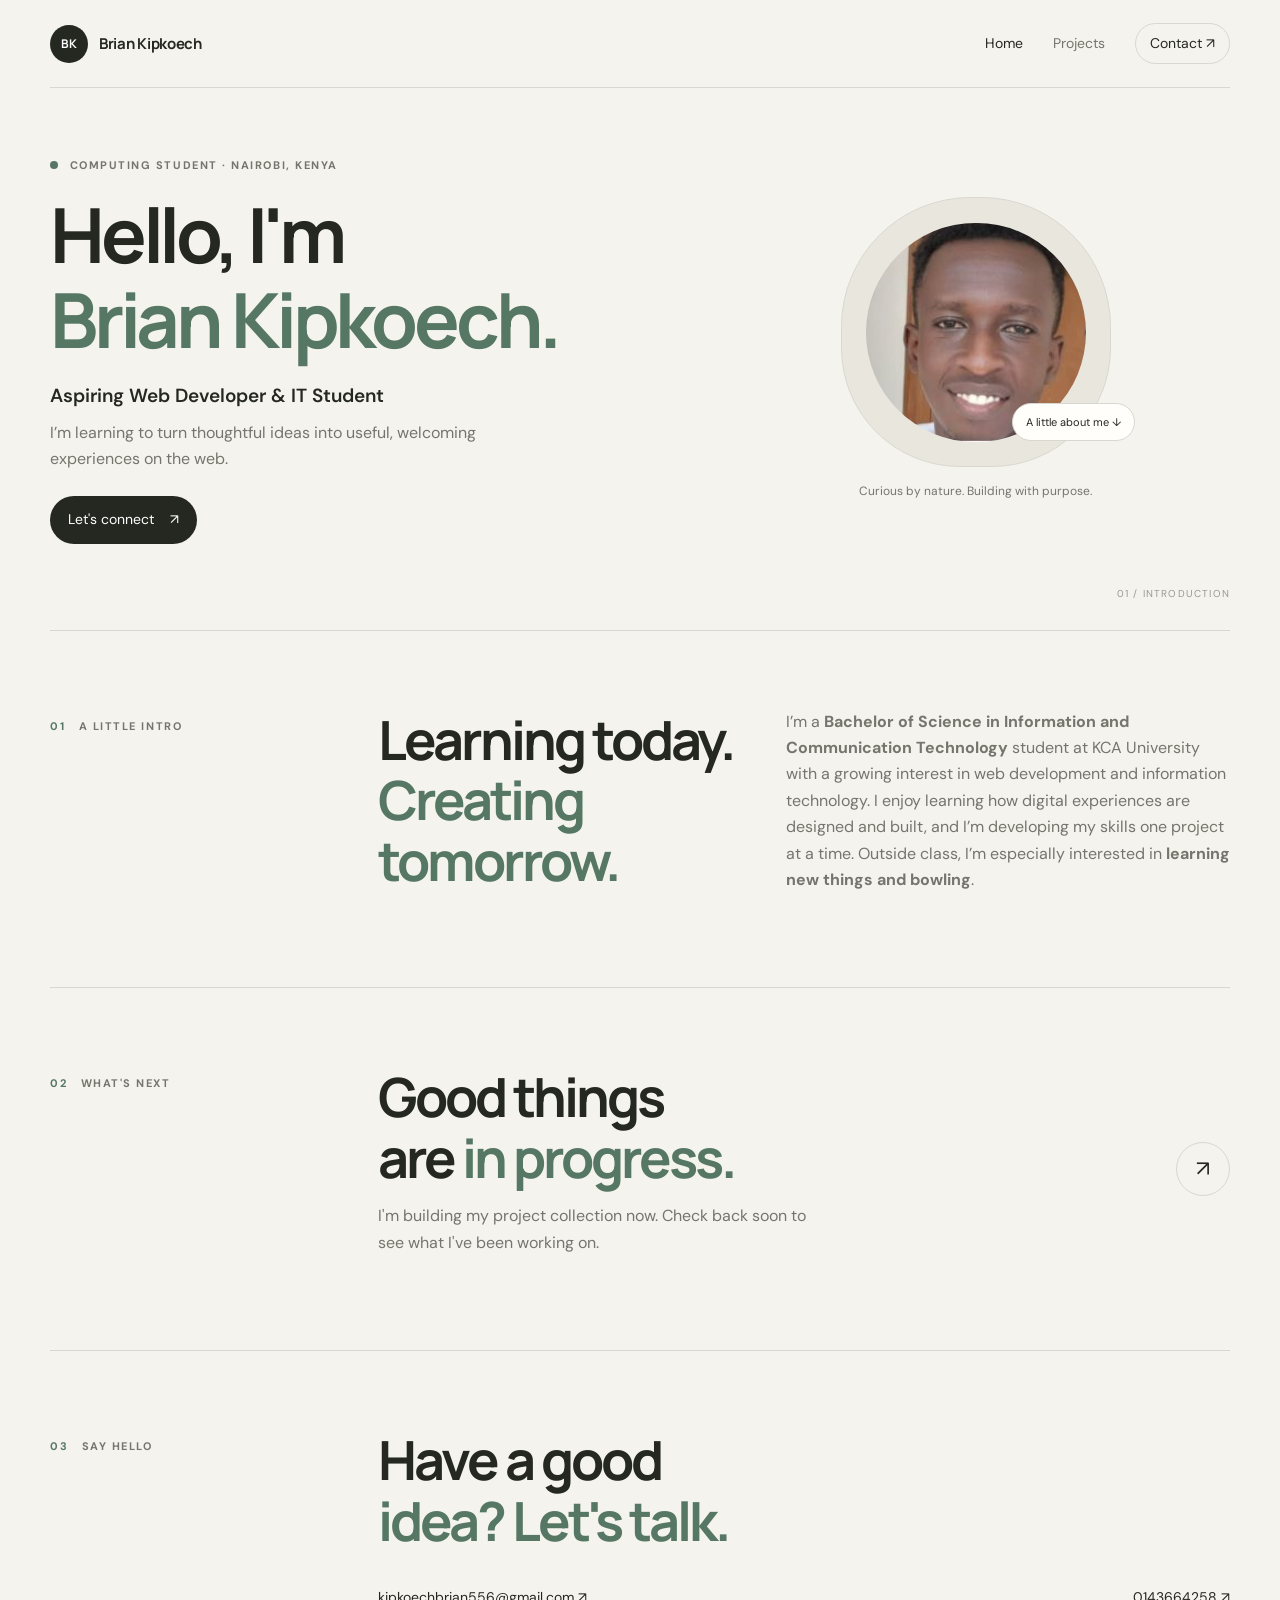
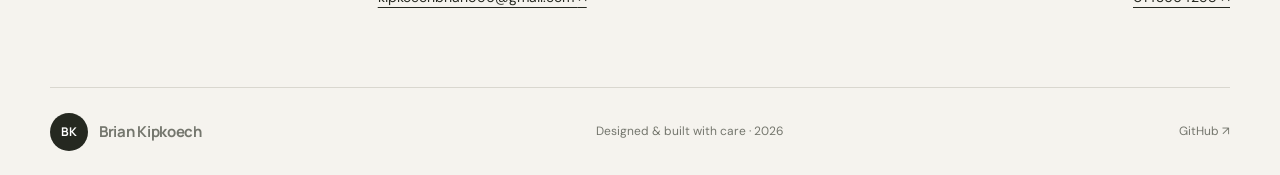
<file: index.html>
<!DOCTYPE html>
<html lang="en">
<head>
  <meta charset="utf-8">
  <meta name="viewport" content="width=device-width, initial-scale=1">
  <meta name="description" content="The personal portfolio of Brian Kipkoech, a computing student and aspiring web developer.">
  <meta name="theme-color" content="#f5f3ee">
  <title>Brian Kipkoech | Web Developer &amp; IT Student</title>
  <link rel="preconnect" href="https://fonts.googleapis.com">
  <link rel="preconnect" href="https://fonts.gstatic.com" crossorigin>
  <link href="https://fonts.googleapis.com/css2?family=DM+Sans:wght@400;500;600;700&family=Manrope:wght@400;500;600;700;800&display=swap" rel="stylesheet">
  <link rel="stylesheet" href="style.css">
</head>
<body>
  <header class="site-header" id="home">
    <a class="brand" href="#home" aria-label="Brian Kipkoech, home"><span class="brand-mark">BK</span><span>Brian Kipkoech</span></a>
    <nav aria-label="Main navigation">
      <a class="nav-link active" href="#home">Home</a>
      <a class="nav-link" href="projects.html">Projects</a>
      <a class="nav-link nav-contact" href="#contact">Contact <span aria-hidden="true">↗</span></a>
    </nav>
  </header>

  <main>
    <section class="hero" aria-labelledby="hero-title">
      <div class="hero-copy">
        <p class="eyebrow"><span class="status-dot"></span> Computing student · Nairobi, Kenya</p>
        <h1 id="hero-title">Hello, I'm<br><span>Brian Kipkoech.</span></h1>
        <p class="hero-intro">Aspiring Web Developer &amp; IT Student</p>
        <p class="hero-description">I’m learning to turn thoughtful ideas into useful, welcoming experiences on the web.</p>
        <a class="button" href="#contact">Let's connect <span aria-hidden="true">↗</span></a>
      </div>
      <figure class="portrait-wrap">
        <div class="portrait-frame">
          <img src="Images/me.jpg" alt="Professional headshot of Brian Kipkoech" width="540" height="640">
          <span class="portrait-note">A little about me <span aria-hidden="true">↓</span></span>
        </div>
        <figcaption class="portrait-caption">Curious by nature. Building with purpose.</figcaption>
      </figure>
      <span class="hero-index" aria-hidden="true">01 / INTRODUCTION</span>
    </section>

    <section class="about section" id="about" aria-labelledby="about-title">
      <div class="section-label"><span>01</span> A LITTLE INTRO</div>
      <div class="about-content">
        <h2 id="about-title">Learning today.<br><span>Creating tomorrow.</span></h2>
        <p>I’m a <strong>Bachelor of Science in Information and Communication Technology</strong> student at KCA University with a growing interest in web development and information technology. I enjoy learning how digital experiences are designed and built, and I’m developing my skills one project at a time. Outside class, I’m especially interested in <strong>learning new things and bowling</strong>.</p>
      </div>
    </section>

    <section class="projects section" id="projects" aria-labelledby="projects-title">
      <div class="section-label"><span>02</span> WHAT'S NEXT</div>
      <div class="projects-content">
        <div><h2 id="projects-title">Good things<br>are <span>in progress.</span></h2><p>I'm building my project collection now. Check back soon to see what I've been working on.</p></div>
        <a class="round-link" href="#contact" aria-label="Get in touch">↗</a>
      </div>
    </section>

    <section class="contact section" id="contact" aria-labelledby="contact-title">
      <div class="section-label"><span>03</span> SAY HELLO</div>
      <div class="contact-content">
        <h2 id="contact-title">Have a good<br><span>idea? Let's talk.</span></h2>
        <a class="email-link" href="mailto:kipkoechbrian556@gmail.com">kipkoechbrian556@gmail.com <span aria-hidden="true">↗</span></a>
        <a class="email-link" href="tel:0143664258">0143664258 <span aria-hidden="true">↗</span></a>
      </div>
    </section>
  </main>

  <footer class="site-footer">
    <a class="brand footer-brand" href="#home"><span class="brand-mark">BK</span><span>Brian Kipkoech</span></a>
    <p>Designed &amp; built with care · 2026</p>
    <div class="social-links">
      <a href="https://github.com/KBRIANKIP" target="_blank" rel="noopener noreferrer">GitHub <span aria-hidden="true">↗</span></a>
    </div>
  </footer>
</body>
</html>
</file>
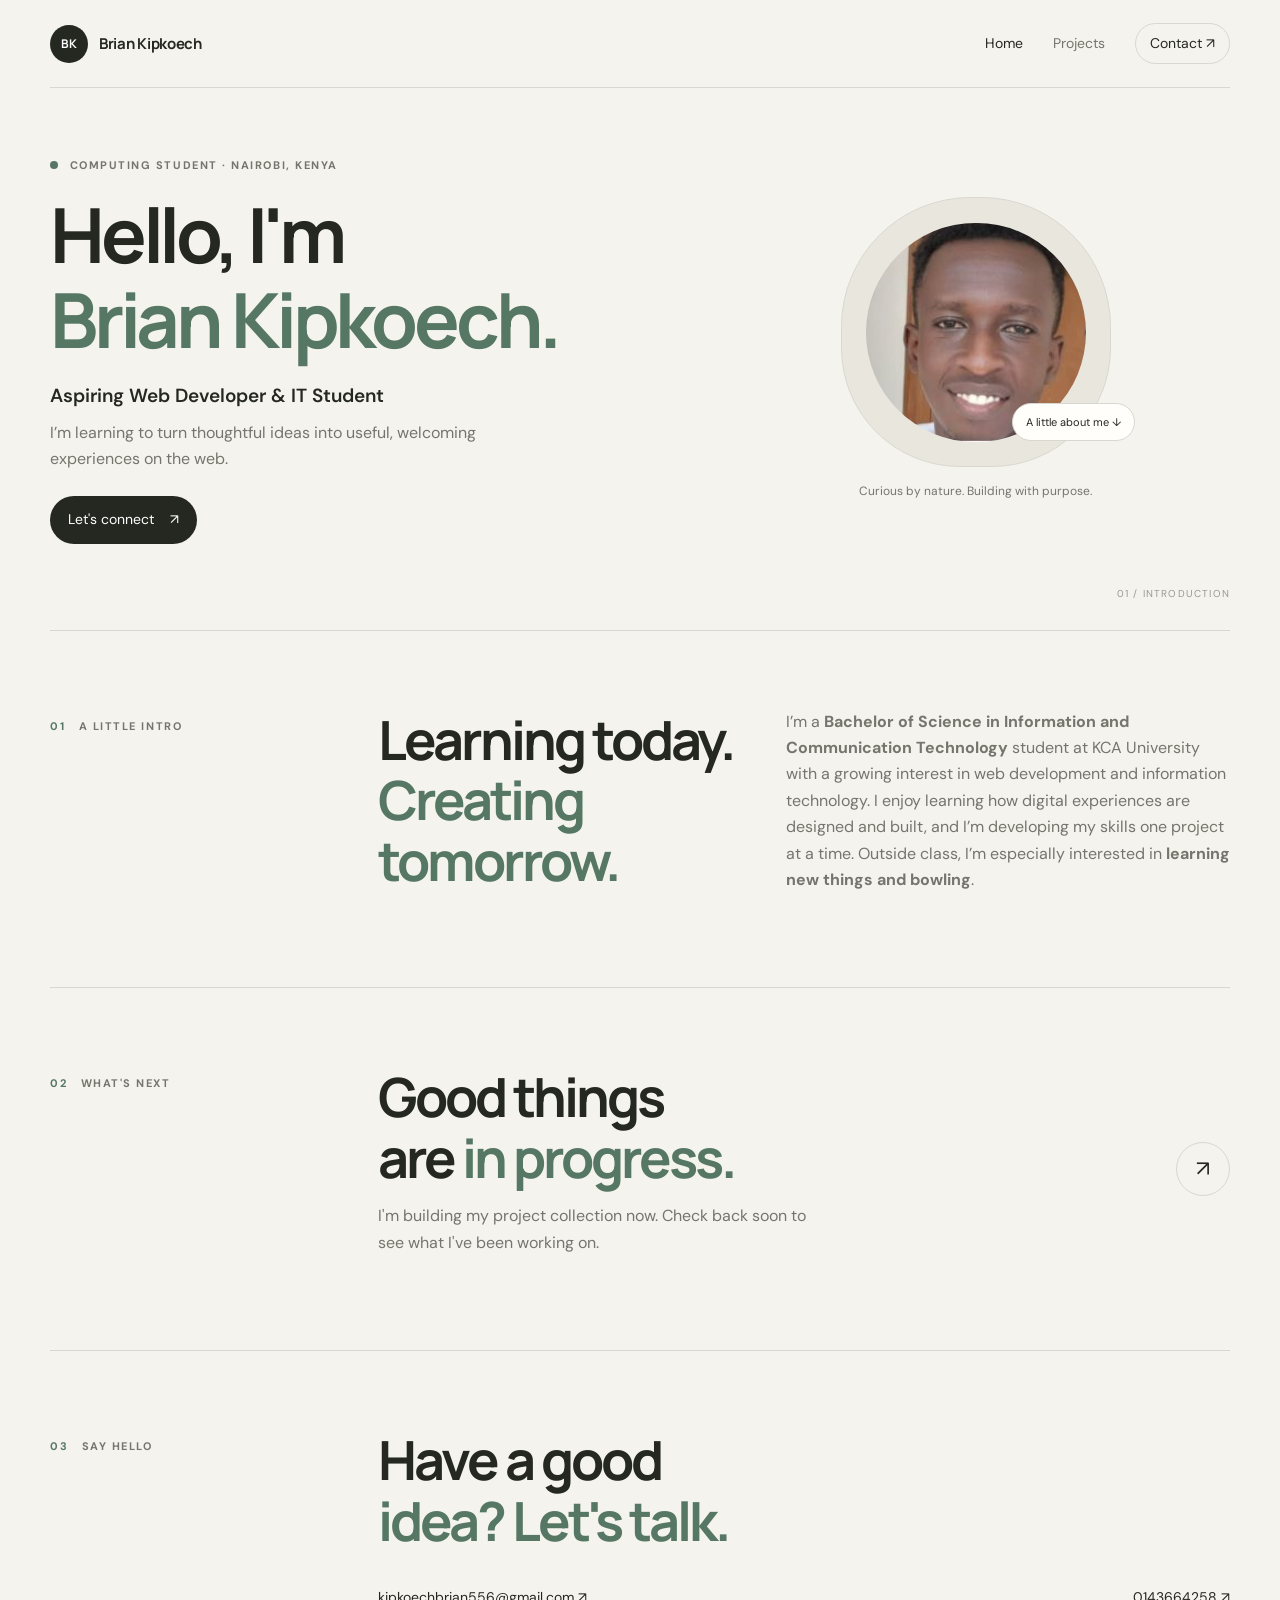
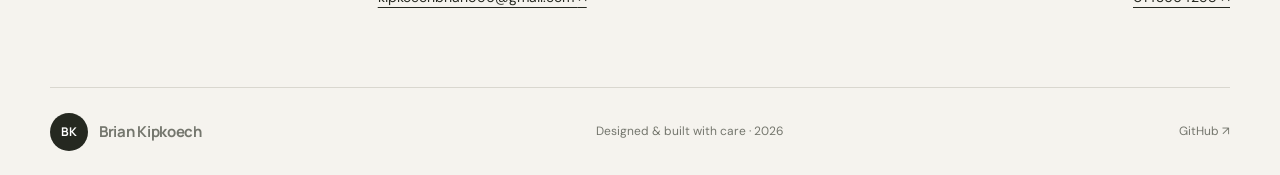
<file: OneDrive/Desktop/Assignment 1/index.html>
<!DOCTYPE html>
<html>
<head>
  <meta charset="utf-8">
  <meta name="viewport" content="width=device-width, initial-scale=1">
  <meta name="description" content="The personal portfolio of Brian Kipkoech, a computing student and aspiring web developer.">
  <meta name="theme-color" content="#f5f3ee">
  <title>Brian Kipkoech | Web Developer &amp; IT Student</title>
  <link rel="preconnect" href="https://fonts.googleapis.com">
  <link rel="preconnect" href="https://fonts.gstatic.com" crossorigin>
  <link href="https://fonts.googleapis.com/css2?family=DM+Sans:wght@400;500;600;700&family=Manrope:wght@400;500;600;700;800&display=swap" rel="stylesheet">
  <link rel="stylesheet" href="style.css">
</head>
<body>
  <header class="site-header" id="home">
    <a class="brand" href="#home" aria-label="Brian Kipkoech, home"><span class="brand-mark">BK</span><span>Brian Kipkoech</span></a>
    <nav aria-label="Main navigation">
      <a class="nav-link active" href="#home">Home</a>
      <a class="nav-link" href="projects.html">Projects</a>
      <a class="nav-link nav-contact" href="#contact">Contact <span aria-hidden="true">↗</span></a>
    </nav>
  </header>

  <main>
    <section class="hero" aria-labelledby="hero-title">
      <div class="hero-copy">
        <p class="eyebrow"><span class="status-dot"></span> Computing student · Nairobi, Kenya</p>
        <h1 id="hero-title">Hello, I'm<br><span>Brian Kipkoech.</span></h1>
        <p class="hero-intro">Aspiring Web Developer &amp; IT Student</p>
        <p class="hero-description">I’m learning to turn thoughtful ideas into useful, welcoming experiences on the web.</p>
        <a class="button" href="#contact">Let's connect <span aria-hidden="true">↗</span></a>
      </div>
      <figure class="portrait-wrap">
        <div class="portrait-frame">
          <img src="Images/me.jpg" alt="Professional headshot of Brian Kipkoech" width="200" height="200">
          <span class="portrait-note">A little about me <span aria-hidden="true">↓</span></span>
        </div>
        <figcaption class="portrait-caption">Curious by nature. Building with purpose.</figcaption>
      </figure>
      <span class="hero-index" aria-hidden="true">01 / INTRODUCTION</span>
    </section>

    <section class="about section" id="about" aria-labelledby="about-title">
      <div class="section-label"><span>01</span> A LITTLE INTRO</div>
      <div class="about-content">
        <h2 id="about-title">Learning today.<br><span>Creating tomorrow.</span></h2>
        <p>I’m a <strong>Bachelor of Science in Information and Communication Technology</strong> student at KCA University with a growing interest in web development and information technology. I enjoy learning how digital experiences are designed and built, and I’m developing my skills one project at a time. Outside class, I’m especially interested in <strong>learning new things and bowling</strong>.</p>
      </div>
    </section>

    <section class="projects section" id="projects" aria-labelledby="projects-title">
      <div class="section-label"><span>02</span> WHAT'S NEXT</div>
      <div class="projects-content">
        <div><h2 id="projects-title">Good things<br>are <span>in progress.</span></h2><p>I'm building my project collection now. Check back soon to see what I've been working on.</p></div>
        <a class="round-link" href="#contact" aria-label="Get in touch">↗</a>
      </div>
    </section>

    <section class="contact section" id="contact" aria-labelledby="contact-title">
      <div class="section-label"><span>03</span> SAY HELLO</div>
      <div class="contact-content">
        <h2 id="contact-title">Have a good<br><span>idea? Let's talk.</span></h2>
        <a class="email-link" href="mailto:kipkoechbrian556@gmail.com">kipkoechbrian556@gmail.com <span aria-hidden="true">↗</span></a>
        <a class="email-link" href="tel:0143664258">0143664258 <span aria-hidden="true">↗</span></a>
      </div>
    </section>
  </main>

  <footer class="site-footer">
    <a class="brand footer-brand" href="#home"><span class="brand-mark">BK</span><span>Brian Kipkoech</span></a>
    <p>Designed &amp; built with care · 2026</p>
    <div class="social-links">
      <a href="https://github.com/KBRIANKIP" target="_blank" rel="noopener noreferrer">GitHub <span aria-hidden="true">↗</span></a>
    </div>
  </footer>
</body>
</html>
</file>
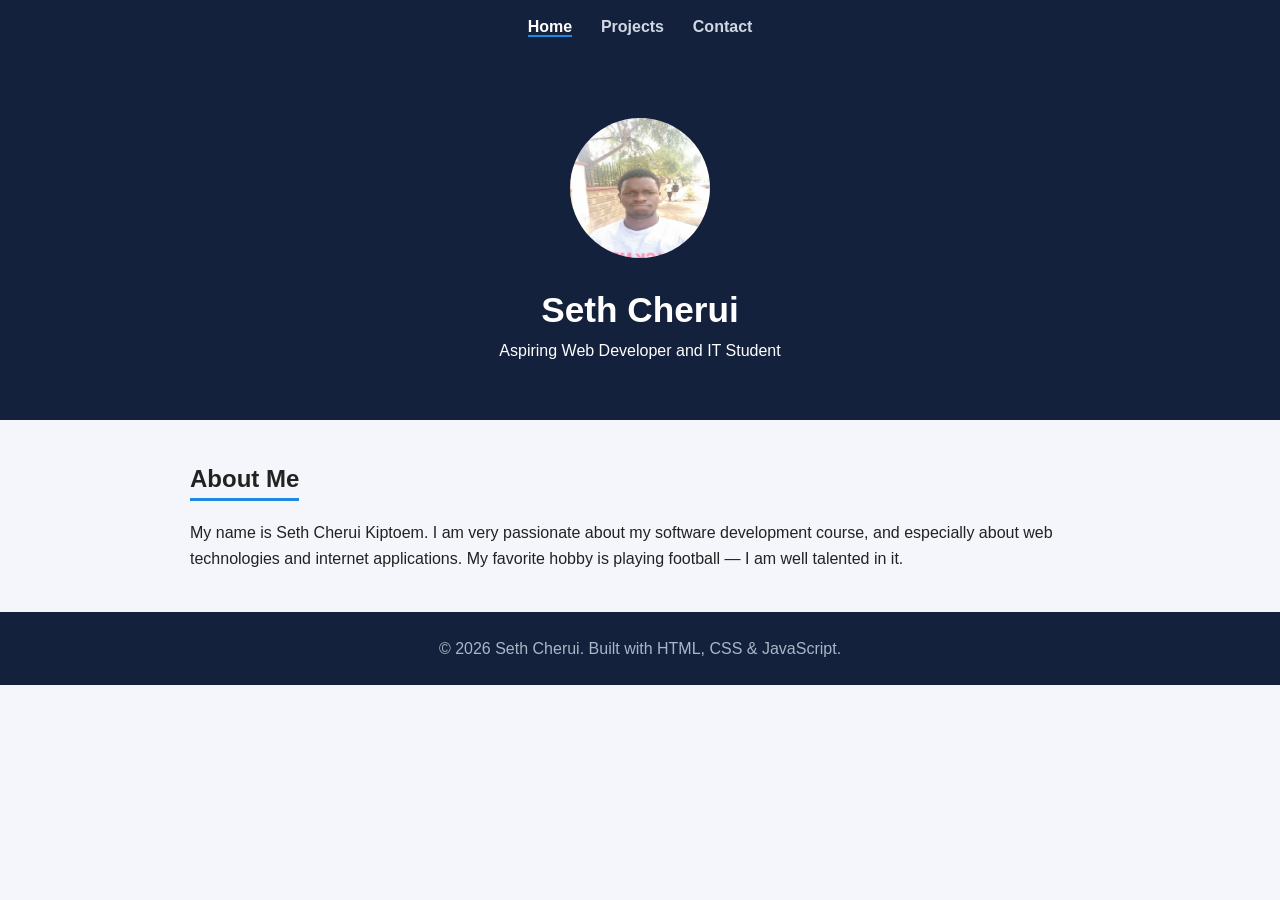
<file: OneDrive/Desktop/seth/index.html>
<!DOCTYPE html>
<html lang="en">
<head>
    <meta charset="UTF-8">
    <meta name="viewport" content="width=device-width, initial-scale=1.0">
    <title>My Portfolio | Seth Cherui</title>
    <link rel="stylesheet" href="style.css">
</head>
<body>

    <header>
        <nav>
            <ul>
                <li><a href="index.html" class="active">Home</a></li>
                <li><a href="projects.html">Projects</a></li>
                <li><a href="projects.html#contact">Contact</a></li>
            </ul>
        </nav>
    </header>

    <main>
        <section id="home" class="hero">
            <img src="images/me.jpg" alt="photo of me" class="profile-pic">
            <h1>Seth Cherui</h1>
            <p>Aspiring Web Developer and IT Student</p>
        </section>

        <section id="about" class="container">
            <h2>About Me</h2>
            <p>
                My name is Seth Cherui Kiptoem. I am very passionate about my software
                development course, and especially about web technologies and internet
                applications. My favorite hobby is playing football — I am well talented in it.
            </p>
        </section>
    </main>

    <footer>
        <p>&copy; 2026 Seth Cherui. Built with HTML, CSS & JavaScript.</p>
    </footer>

</body>
</html>
</file>
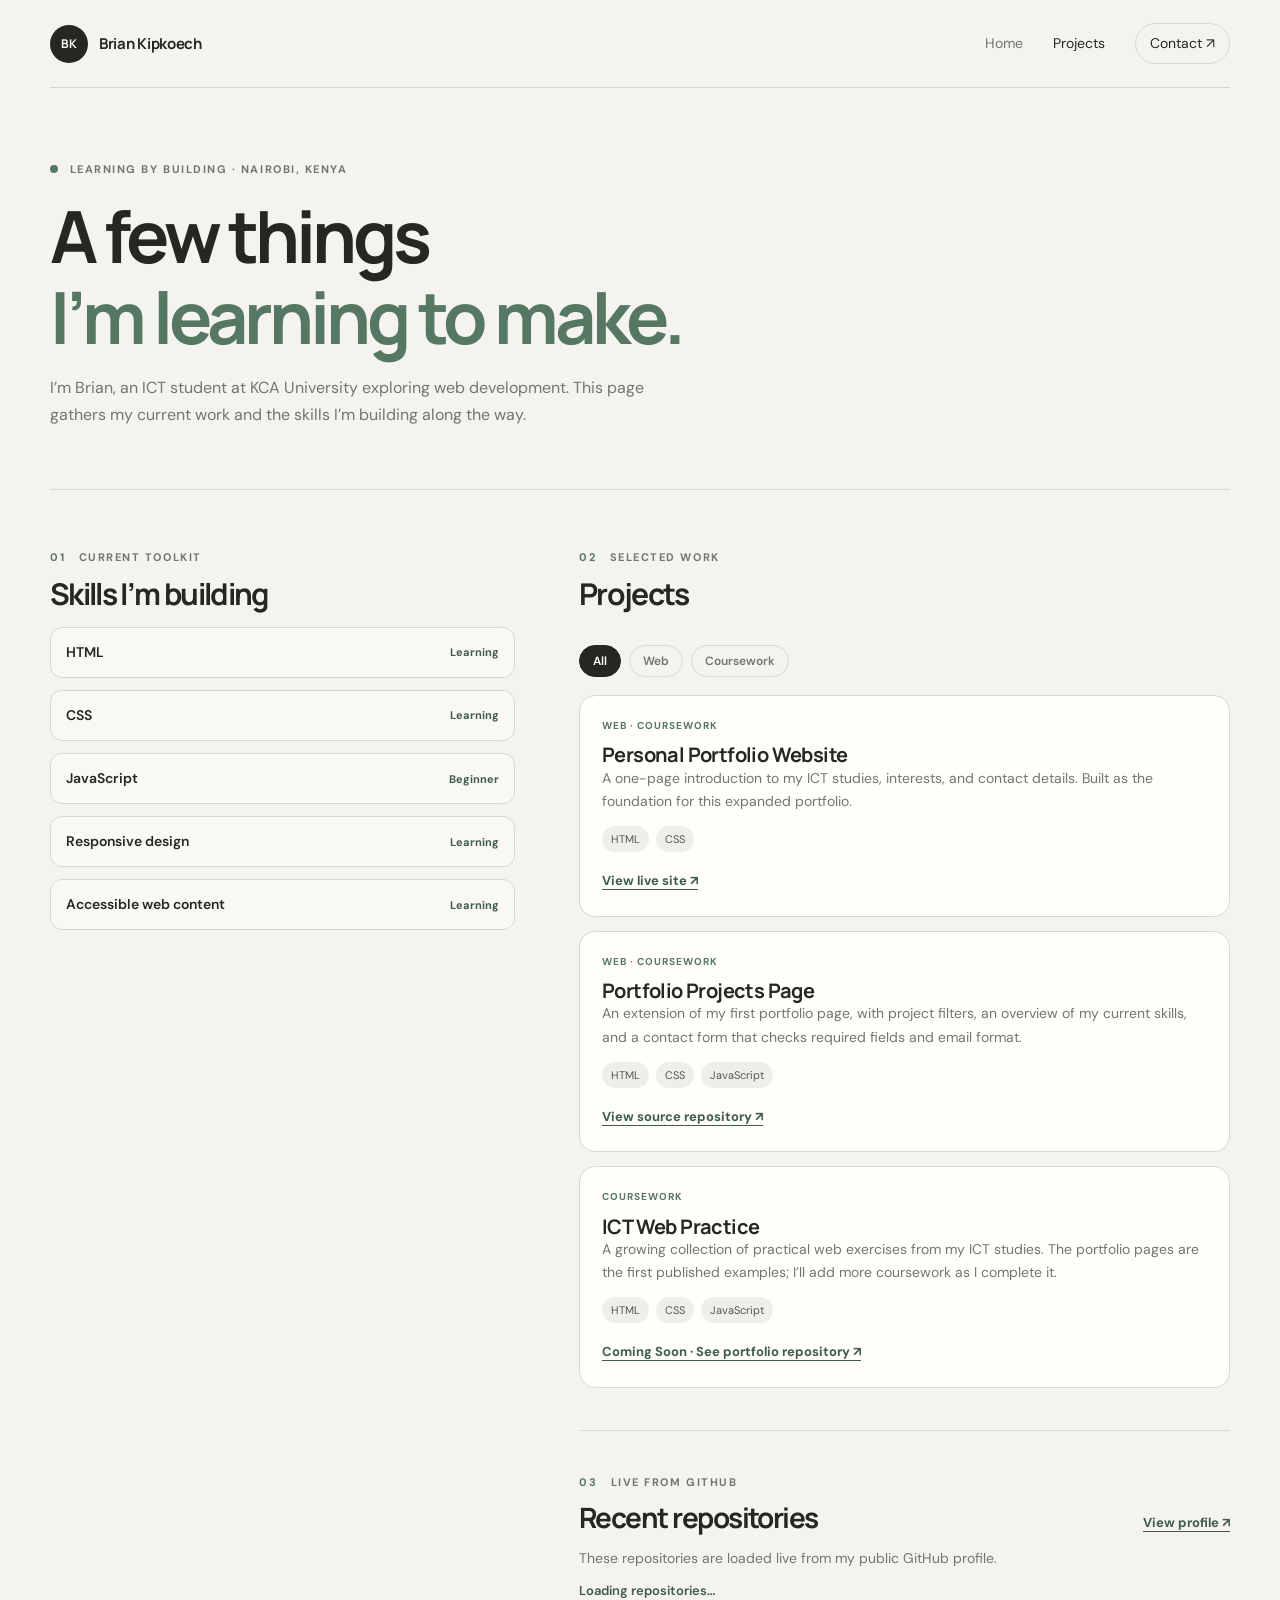
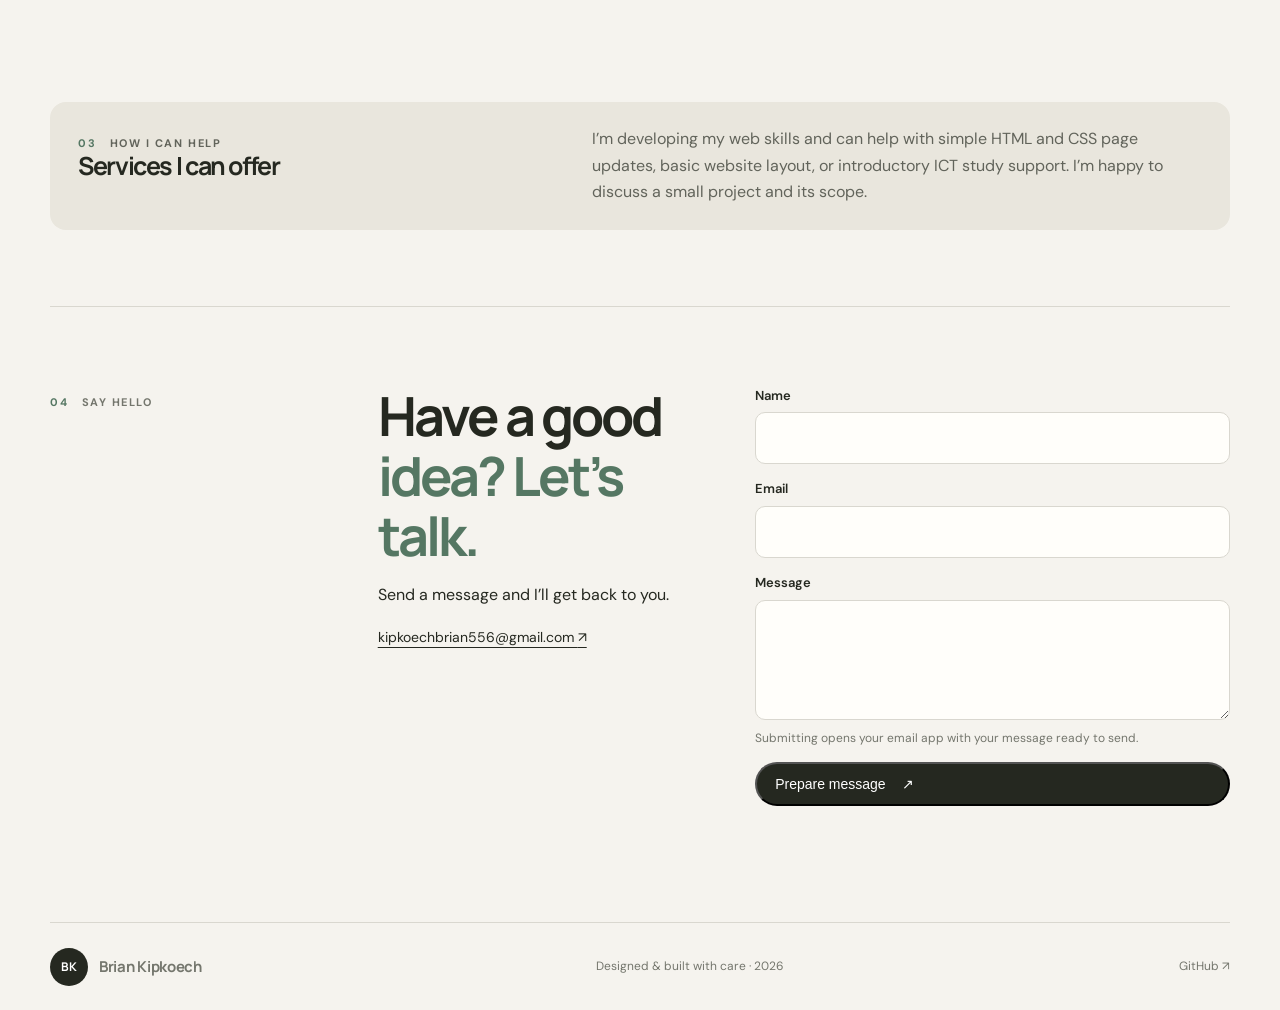
<file: projects.html>
<!DOCTYPE html>
<html lang="en">
<head>
  <meta charset="utf-8">
  <meta name="viewport" content="width=device-width, initial-scale=1">
  <meta name="description" content="Projects, skills and services from Brian Kipkoech, an ICT student and aspiring web developer in Nairobi.">
  <meta name="theme-color" content="#f5f3ee">
  <title>Projects &amp; Skills | Brian Kipkoech</title>
  <link rel="preconnect" href="https://fonts.googleapis.com">
  <link rel="preconnect" href="https://fonts.gstatic.com" crossorigin>
  <link href="https://fonts.googleapis.com/css2?family=DM+Sans:wght@400;500;600;700&family=Manrope:wght@400;500;600;700;800&display=swap" rel="stylesheet">
  <link rel="stylesheet" href="style.css">
  <script src="script.js" defer></script>
</head>
<body>
  <header class="site-header" id="home">
    <a class="brand" href="index.html" aria-label="Brian Kipkoech, home"><span class="brand-mark">BK</span><span>Brian Kipkoech</span></a>
    <nav aria-label="Main navigation">
      <a class="nav-link" href="index.html">Home</a>
      <a class="nav-link active" href="projects.html" aria-current="page">Projects</a>
      <a class="nav-link nav-contact" href="#contact">Contact <span aria-hidden="true">↗</span></a>
    </nav>
  </header>
  <main>
    <section class="page-intro" aria-labelledby="page-title">
      <p class="eyebrow"><span class="status-dot"></span> Learning by building · Nairobi, Kenya</p>
      <h1 id="page-title">A few things<br><span>I’m learning to make.</span></h1>
      <p>I’m Brian, an ICT student at KCA University exploring web development. This page gathers my current work and the skills I’m building along the way.</p>
    </section>
    <div class="projects-layout">
      <section aria-labelledby="skills-title">
        <p class="section-label"><span>01</span> CURRENT TOOLKIT</p>
        <h2 id="skills-title">Skills I’m building</h2>
        <div class="skills-list" aria-label="Skills and current proficiency">
          <div class="skill-item"><strong>HTML</strong><span class="skill-level">Learning</span></div>
          <div class="skill-item"><strong>CSS</strong><span class="skill-level">Learning</span></div>
          <div class="skill-item"><strong>JavaScript</strong><span class="skill-level">Beginner</span></div>
          <div class="skill-item"><strong>Responsive design</strong><span class="skill-level">Learning</span></div>
          <div class="skill-item"><strong>Accessible web content</strong><span class="skill-level">Learning</span></div>
        </div>
      </section>
      <section aria-labelledby="projects-title">
        <div class="project-heading"><div><p class="section-label"><span>02</span> SELECTED WORK</p><h2 id="projects-title">Projects</h2></div></div>
        <div class="filters" role="group" aria-label="Filter projects">
          <button class="filter-button" type="button" data-filter="all" aria-pressed="true">All</button>
          <button class="filter-button" type="button" data-filter="web" aria-pressed="false">Web</button>
          <button class="filter-button" type="button" data-filter="coursework" aria-pressed="false">Coursework</button>
        </div>
        <div class="project-grid" id="project-grid">
          <article class="project-card" data-category="web coursework">
            <div class="project-topline"><span class="project-type">Web · Coursework</span></div>
            <h3>Personal Portfolio Website</h3>
            <p>A one-page introduction to my ICT studies, interests, and contact details. Built as the foundation for this expanded portfolio.</p>
            <ul class="tech-list" aria-label="Technologies"><li>HTML</li><li>CSS</li></ul>
            <a class="project-link" href="https://kbriankip.github.io/my-portfolio/" target="_blank" rel="noopener noreferrer">View live site <span aria-hidden="true">↗</span></a>
          </article>
          <article class="project-card" data-category="web coursework">
            <div class="project-topline"><span class="project-type">Web · Coursework</span></div>
            <h3>Portfolio Projects Page</h3>
            <p>An extension of my first portfolio page, with project filters, an overview of my current skills, and a contact form that checks required fields and email format.</p>
            <ul class="tech-list" aria-label="Technologies"><li>HTML</li><li>CSS</li><li>JavaScript</li></ul>
            <a class="project-link" href="https://github.com/KBRIANKIP/my-portfolio" target="_blank" rel="noopener noreferrer">View source repository <span aria-hidden="true">↗</span></a>
          </article>
          <article class="project-card" data-category="coursework">
            <div class="project-topline"><span class="project-type">Coursework</span></div>
            <h3>ICT Web Practice</h3>
            <p>A growing collection of practical web exercises from my ICT studies. The portfolio pages are the first published examples; I’ll add more coursework as I complete it.</p>
            <ul class="tech-list" aria-label="Technologies"><li>HTML</li><li>CSS</li><li>JavaScript</li></ul>
            <a class="project-link" href="https://github.com/KBRIANKIP/my-portfolio" target="_blank" rel="noopener noreferrer">Coming Soon · See portfolio repository <span aria-hidden="true">↗</span></a>
          </article>
        </div>
        <section class="github-repositories" aria-labelledby="github-repositories-title">
          <div class="github-repositories-heading">
            <div>
              <p class="section-label"><span>03</span> LIVE FROM GITHUB</p>
              <h3 id="github-repositories-title">Recent repositories</h3>
            </div>
            <a class="github-profile-link" href="https://github.com/KBRIANKIP" target="_blank" rel="noopener noreferrer">View profile <span aria-hidden="true">↗</span></a>
          </div>
          <p class="github-repositories-intro">These repositories are loaded live from my public GitHub profile.</p>
          <p class="api-status" id="github-status" role="status" aria-live="polite">Loading repositories…</p>
          <div class="github-repository-grid" id="github-repositories" aria-busy="true"></div>
        </section>
      </section>
    </div>
    <section class="services" aria-labelledby="services-title">
      <div class="service-box"><div><p class="section-label"><span>03</span> HOW I CAN HELP</p><h2 id="services-title">Services I can offer</h2></div><p>I’m developing my web skills and can help with simple HTML and CSS page updates, basic website layout, or introductory ICT study support. I’m happy to discuss a small project and its scope.</p></div>
    </section>
    <section class="section" id="contact" aria-labelledby="contact-title">
      <div class="section-label"><span>04</span> SAY HELLO</div>
      <div class="contact-form-wrap">
        <div><h2 id="contact-title">Have a good<br><span>idea? Let’s talk.</span></h2><p>Send a message and I’ll get back to you.</p><a class="email-link" href="mailto:kipkoechbrian556@gmail.com">kipkoechbrian556@gmail.com <span aria-hidden="true">↗</span></a></div>
        <form class="contact-form" id="contact-form" novalidate data-recipient="kipkoechbrian556@gmail.com">
          <div class="form-field"><label for="name">Name</label><input id="name" name="name" type="text" autocomplete="name" required></div>
          <div class="form-field"><label for="email">Email</label><input id="email" name="email" type="email" autocomplete="email" required></div>
          <div class="form-field"><label for="message">Message</label><textarea id="message" name="message" required></textarea></div>
          <p class="form-hint">Submitting opens your email app with your message ready to send.</p>
          <button class="button" type="submit">Prepare message <span aria-hidden="true">↗</span></button>
          <p class="form-status" id="form-status" role="status" aria-live="polite"></p>
        </form>
      </div>
    </section>
  </main>
  <footer class="site-footer">
    <a class="brand footer-brand" href="index.html"><span class="brand-mark">BK</span><span>Brian Kipkoech</span></a>
    <p>Designed &amp; built with care · 2026</p>
    <div class="social-links"><a href="https://github.com/KBRIANKIP" target="_blank" rel="noopener noreferrer">GitHub <span aria-hidden="true">↗</span></a></div>
  </footer>
</body>
</html>
</file>
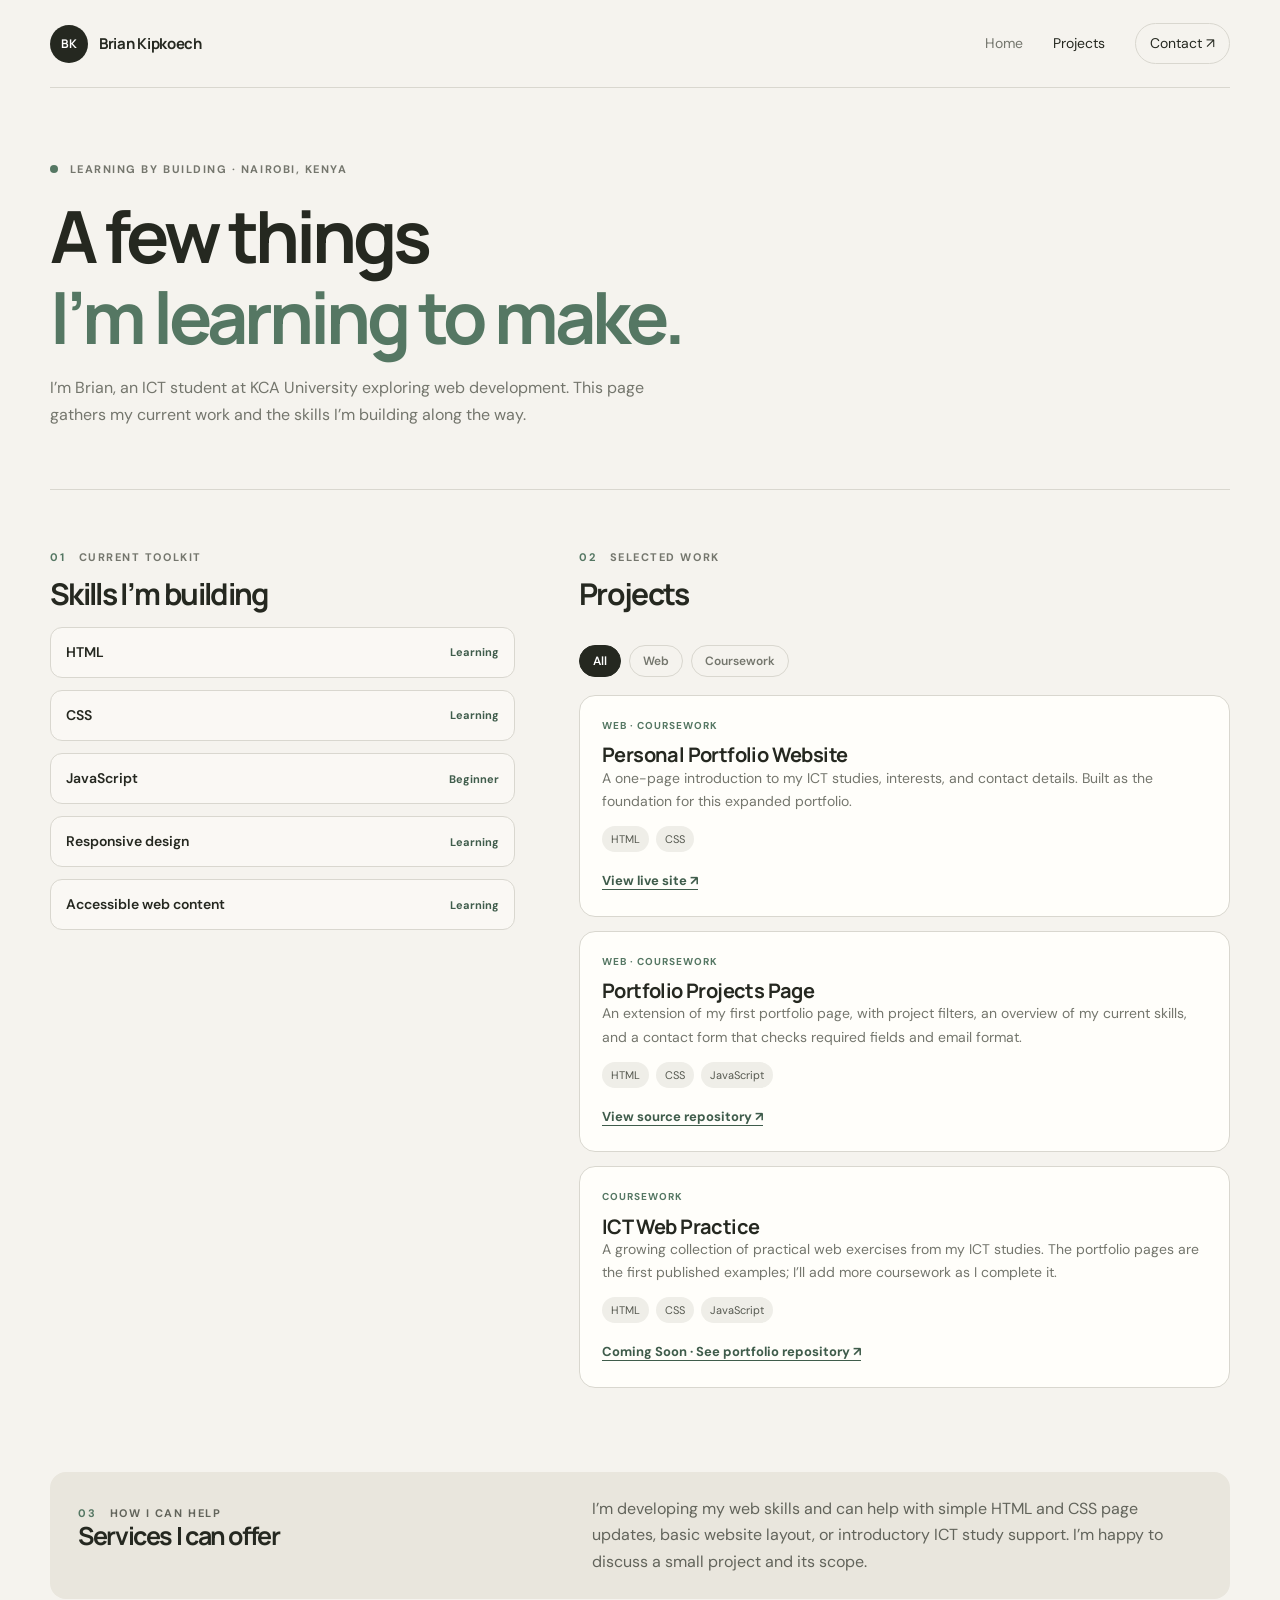
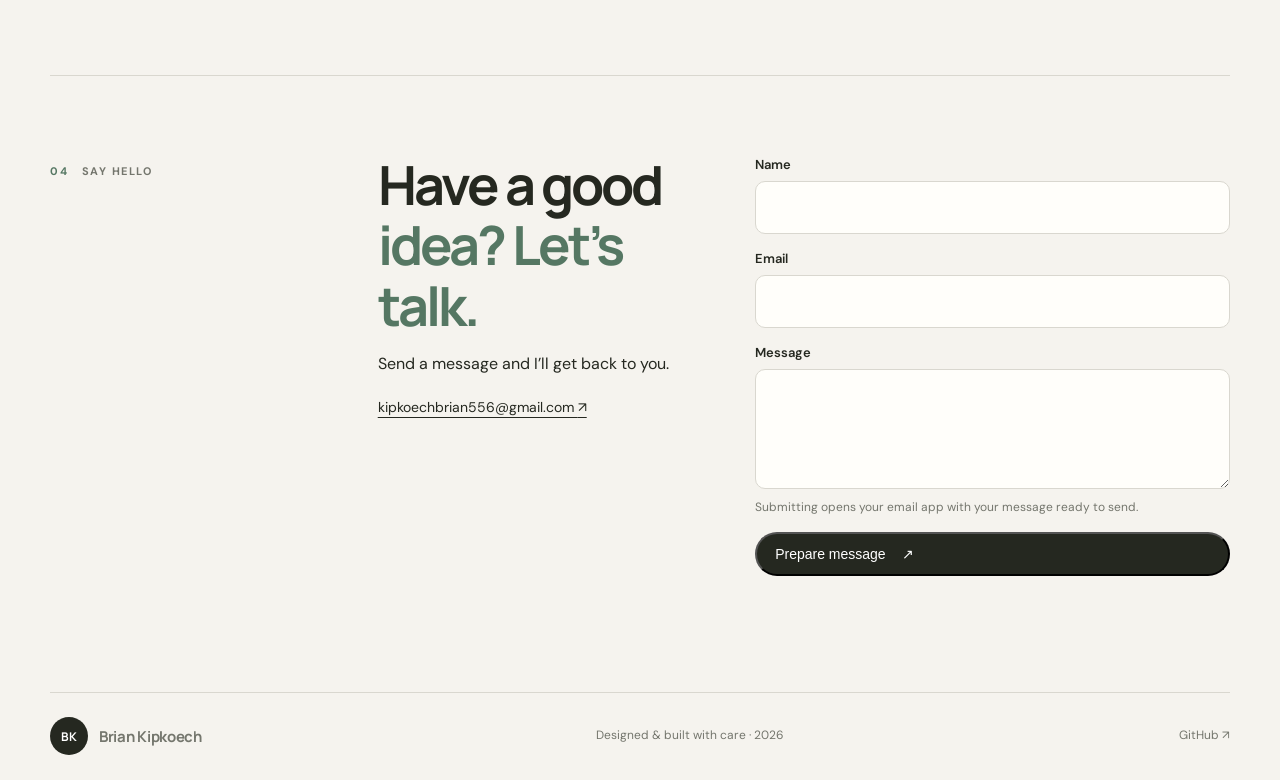
<file: OneDrive/Desktop/Assignment 1/projects.html>
<!DOCTYPE html>
<html lang="en">
<head>
  <meta charset="utf-8">
  <meta name="viewport" content="width=device-width, initial-scale=1">
  <meta name="description" content="Projects, skills and services from Brian Kipkoech, an ICT student and aspiring web developer in Nairobi.">
  <meta name="theme-color" content="#f5f3ee">
  <title>Projects &amp; Skills | Brian Kipkoech</title>
  <link rel="preconnect" href="https://fonts.googleapis.com">
  <link rel="preconnect" href="https://fonts.gstatic.com" crossorigin>
  <link href="https://fonts.googleapis.com/css2?family=DM+Sans:wght@400;500;600;700&family=Manrope:wght@400;500;600;700;800&display=swap" rel="stylesheet">
  <link rel="stylesheet" href="style.css">
  <script src="script.js" defer></script>
</head>
<body>
  <header class="site-header" id="home">
    <a class="brand" href="index.html" aria-label="Brian Kipkoech, home"><span class="brand-mark">BK</span><span>Brian Kipkoech</span></a>
    <nav aria-label="Main navigation">
      <a class="nav-link" href="index.html">Home</a>
      <a class="nav-link active" href="projects.html" aria-current="page">Projects</a>
      <a class="nav-link nav-contact" href="#contact">Contact <span aria-hidden="true">↗</span></a>
    </nav>
  </header>
  <main>
    <section class="page-intro" aria-labelledby="page-title">
      <p class="eyebrow"><span class="status-dot"></span> Learning by building · Nairobi, Kenya</p>
      <h1 id="page-title">A few things<br><span>I’m learning to make.</span></h1>
      <p>I’m Brian, an ICT student at KCA University exploring web development. This page gathers my current work and the skills I’m building along the way.</p>
    </section>
    <div class="projects-layout">
      <section aria-labelledby="skills-title">
        <p class="section-label"><span>01</span> CURRENT TOOLKIT</p>
        <h2 id="skills-title">Skills I’m building</h2>
        <div class="skills-list" aria-label="Skills and current proficiency">
          <div class="skill-item"><strong>HTML</strong><span class="skill-level">Learning</span></div>
          <div class="skill-item"><strong>CSS</strong><span class="skill-level">Learning</span></div>
          <div class="skill-item"><strong>JavaScript</strong><span class="skill-level">Beginner</span></div>
          <div class="skill-item"><strong>Responsive design</strong><span class="skill-level">Learning</span></div>
          <div class="skill-item"><strong>Accessible web content</strong><span class="skill-level">Learning</span></div>
        </div>
      </section>
      <section aria-labelledby="projects-title">
        <div class="project-heading"><div><p class="section-label"><span>02</span> SELECTED WORK</p><h2 id="projects-title">Projects</h2></div></div>
        <div class="filters" role="group" aria-label="Filter projects">
          <button class="filter-button" type="button" data-filter="all" aria-pressed="true">All</button>
          <button class="filter-button" type="button" data-filter="web" aria-pressed="false">Web</button>
          <button class="filter-button" type="button" data-filter="coursework" aria-pressed="false">Coursework</button>
        </div>
        <div class="project-grid" id="project-grid">
          <article class="project-card" data-category="web coursework">
            <div class="project-topline"><span class="project-type">Web · Coursework</span></div>
            <h3>Personal Portfolio Website</h3>
            <p>A one-page introduction to my ICT studies, interests, and contact details. Built as the foundation for this expanded portfolio.</p>
            <ul class="tech-list" aria-label="Technologies"><li>HTML</li><li>CSS</li></ul>
            <a class="project-link" href="https://kbriankip.github.io/my-portfolio/" target="_blank" rel="noopener noreferrer">View live site <span aria-hidden="true">↗</span></a>
          </article>
          <article class="project-card" data-category="web coursework">
            <div class="project-topline"><span class="project-type">Web · Coursework</span></div>
            <h3>Portfolio Projects Page</h3>
            <p>An extension of my first portfolio page, with project filters, an overview of my current skills, and a contact form that checks required fields and email format.</p>
            <ul class="tech-list" aria-label="Technologies"><li>HTML</li><li>CSS</li><li>JavaScript</li></ul>
            <a class="project-link" href="https://github.com/KBRIANKIP/my-portfolio" target="_blank" rel="noopener noreferrer">View source repository <span aria-hidden="true">↗</span></a>
          </article>
          <article class="project-card" data-category="coursework">
            <div class="project-topline"><span class="project-type">Coursework</span></div>
            <h3>ICT Web Practice</h3>
            <p>A growing collection of practical web exercises from my ICT studies. The portfolio pages are the first published examples; I’ll add more coursework as I complete it.</p>
            <ul class="tech-list" aria-label="Technologies"><li>HTML</li><li>CSS</li><li>JavaScript</li></ul>
            <a class="project-link" href="https://github.com/KBRIANKIP/my-portfolio" target="_blank" rel="noopener noreferrer">Coming Soon · See portfolio repository <span aria-hidden="true">↗</span></a>
          </article>
        </div>
      </section>
    </div>
    <section class="services" aria-labelledby="services-title">
      <div class="service-box"><div><p class="section-label"><span>03</span> HOW I CAN HELP</p><h2 id="services-title">Services I can offer</h2></div><p>I’m developing my web skills and can help with simple HTML and CSS page updates, basic website layout, or introductory ICT study support. I’m happy to discuss a small project and its scope.</p></div>
    </section>
    <section class="section" id="contact" aria-labelledby="contact-title">
      <div class="section-label"><span>04</span> SAY HELLO</div>
      <div class="contact-form-wrap">
        <div><h2 id="contact-title">Have a good<br><span>idea? Let’s talk.</span></h2><p>Send a message and I’ll get back to you.</p><a class="email-link" href="mailto:kipkoechbrian556@gmail.com">kipkoechbrian556@gmail.com <span aria-hidden="true">↗</span></a></div>
        <form class="contact-form" id="contact-form" novalidate data-recipient="kipkoechbrian556@gmail.com">
          <div class="form-field"><label for="name">Name</label><input id="name" name="name" type="text" autocomplete="name" required></div>
          <div class="form-field"><label for="email">Email</label><input id="email" name="email" type="email" autocomplete="email" required></div>
          <div class="form-field"><label for="message">Message</label><textarea id="message" name="message" required></textarea></div>
          <p class="form-hint">Submitting opens your email app with your message ready to send.</p>
          <button class="button" type="submit">Prepare message <span aria-hidden="true">↗</span></button>
          <p class="form-status" id="form-status" role="status" aria-live="polite"></p>
        </form>
      </div>
    </section>
  </main>
  <footer class="site-footer">
    <a class="brand footer-brand" href="index.html"><span class="brand-mark">BK</span><span>Brian Kipkoech</span></a>
    <p>Designed &amp; built with care · 2026</p>
    <div class="social-links"><a href="https://github.com/KBRIANKIP" target="_blank" rel="noopener noreferrer">GitHub <span aria-hidden="true">↗</span></a></div>
  </footer>
</body>
</html>
</file>
<file: style.css>
:root {
  color-scheme: light;
  --paper: #f5f3ee;
  --ink: #252820;
  --muted: #74766d;
  --line: #d9d7cf;
  --accent: #557763;
  --accent-dark: #3f5c4b;
  --card: #fffefa;
  --serif: 'Manrope', sans-serif;
  --sans: 'DM Sans', sans-serif;
}
* { box-sizing: border-box; }
html { scroll-behavior: smooth; }
body { margin: 0; background: var(--paper); color: var(--ink); font: 16px/1.65 var(--sans); }
a { color: inherit; }
.site-header, .site-footer { width: min(1180px, calc(100% - 64px)); margin-inline: auto; display: flex; align-items: center; justify-content: space-between; }
.site-header { min-height: 88px; border-bottom: 1px solid var(--line); }
.brand { display: inline-flex; align-items: center; gap: 11px; text-decoration: none; font: 700 15px var(--serif); letter-spacing: -.02em; }
.brand-mark { width: 38px; height: 38px; display: grid; place-items: center; border-radius: 50%; background: var(--ink); color: white; font-size: 12px; letter-spacing: .04em; }
nav { display: flex; align-items: center; gap: 30px; }
.nav-link { color: var(--muted); text-decoration: none; font-size: 14px; transition: color .2s; }
.nav-link:hover, .nav-link.active { color: var(--ink); }
.nav-contact { border: 1px solid var(--line); padding: 8px 14px; border-radius: 99px; color: var(--ink); }
main { width: min(1180px, calc(100% - 64px)); margin-inline: auto; }
.hero { min-height: 490px; display: grid; grid-template-columns: 1.1fr .9fr; align-items: center; gap: 50px; padding: 68px 0 86px; position: relative; }
.eyebrow, .section-label { color: var(--muted); font-size: 11px; font-weight: 700; letter-spacing: .14em; text-transform: uppercase; }
.status-dot { display: inline-block; width: 8px; height: 8px; margin-right: 7px; background: var(--accent); border-radius: 50%; }
h1, h2, h3, p { margin-top: 0; }
h1, h2, h3 { font-family: var(--serif); letter-spacing: -.055em; line-height: 1.12; }
h1 { margin: 18px 0; font-size: clamp(44px, 6vw, 76px); }
h1 span, h2 span { color: var(--accent); }
.hero-intro { margin-bottom: 8px; font-size: 19px; font-weight: 600; }
.hero-description { max-width: 480px; margin-bottom: 24px; color: var(--muted); }
.button { display: inline-flex; align-items: center; gap: 16px; padding: 12px 18px; border-radius: 99px; background: var(--ink); color: white; text-decoration: none; font-size: 14px; }
.portrait-wrap { justify-self: center; margin: 0; text-align: center; }
.portrait-frame { width: 270px; height: 270px; display: grid; place-items: center; border: 1px solid var(--line); border-radius: 48% 48% 44% 44%; background: #e9e6dd; position: relative; }
.portrait-frame img { width: 82%; height: 82%; border-radius: 50%; object-fit: cover; background: #ddd9ce; }
.portrait-note { position: absolute; right: -25px; bottom: 25px; padding: 9px 13px; border: 1px solid var(--line); border-radius: 99px; background: var(--card); font-size: 11px; }
.portrait-caption { margin-top: 15px; color: var(--muted); font-size: 12px; }
.hero-index { position: absolute; bottom: 27px; right: 0; color: #99998f; font-size: 10px; letter-spacing: .12em; }
.section { display: grid; grid-template-columns: .32fr 1fr; gap: 55px; padding: 78px 0; border-top: 1px solid var(--line); }
.section-label { padding-top: 8px; }
.section-label span { color: var(--accent); margin-right: 9px; }
.about-content { display: grid; grid-template-columns: .9fr 1.1fr; gap: 45px; align-items: start; }
h2 { font-size: clamp(34px, 4.4vw, 54px); margin-bottom: 16px; }
.about-content p { max-width: 560px; color: var(--muted); }
.projects-content { display: flex; justify-content: space-between; align-items: center; }
.projects-content p { max-width: 450px; color: var(--muted); }
.round-link { width: 54px; height: 54px; display: grid; place-items: center; border: 1px solid var(--line); border-radius: 50%; text-decoration: none; font-size: 22px; }
.contact-content { display: flex; flex-wrap: wrap; align-items: end; justify-content: space-between; gap: 20px; }
.contact-content h2 { width: 100%; }
.email-link { font-size: 14px; text-decoration-thickness: 1px; text-underline-offset: 5px; }
.site-footer { min-height: 88px; border-top: 1px solid var(--line); color: var(--muted); font-size: 12px; }
.site-footer p { margin: 0; }
.social-links a { text-decoration: none; }
/* Projects page */
.page-intro { padding: 72px 0 45px; }
.page-intro h1 { max-width: 840px; font-size: clamp(42px, 6vw, 72px); }
.page-intro p:last-child { max-width: 620px; color: var(--muted); }
.projects-layout { display: grid; grid-template-columns: 1fr 1.4fr; gap: 64px; padding: 50px 0 84px; border-top: 1px solid var(--line); }
.projects-layout h2 { font-size: 30px; }
.skills-list { display: grid; gap: 12px; }
.skill-item { display: flex; align-items: center; justify-content: space-between; gap: 14px; padding: 13px 15px; border: 1px solid var(--line); border-radius: 12px; background: rgba(255,254,250,.55); }
.skill-item strong { font-size: 14px; font-weight: 600; }
.skill-level { color: var(--accent-dark); font-size: 11px; font-weight: 700; white-space: nowrap; }
.project-heading { display: flex; flex-wrap: wrap; align-items: center; justify-content: space-between; gap: 16px; margin-bottom: 18px; }
.filters { display: flex; flex-wrap: wrap; gap: 8px; margin-bottom: 18px; }
.filter-button { border: 1px solid var(--line); border-radius: 99px; padding: 7px 13px; background: transparent; color: var(--muted); font: 600 12px var(--sans); cursor: pointer; }
.filter-button[aria-pressed="true"], .filter-button:hover { background: var(--ink); border-color: var(--ink); color: white; }
.project-grid { display: grid; gap: 14px; }
.project-card { padding: 22px; border: 1px solid var(--line); border-radius: 16px; background: var(--card); transition: transform .2s, box-shadow .2s; }
.project-card:hover { transform: translateY(-2px); box-shadow: 0 12px 30px #282a2010; }
.project-card[hidden] { display: none; }
.project-topline { display: flex; align-items: center; justify-content: space-between; gap: 12px; margin-bottom: 10px; }
.project-card h3 { margin: 0; font-size: 20px; letter-spacing: -.03em; }
.project-type { color: var(--accent); font-size: 10px; font-weight: 700; letter-spacing: .1em; text-transform: uppercase; }
.project-card p { margin-bottom: 13px; color: var(--muted); font-size: 14px; }
.tech-list { display: flex; flex-wrap: wrap; gap: 7px; margin: 0 0 15px; padding: 0; list-style: none; }
.tech-list li { padding: 4px 9px; border-radius: 99px; background: #efeee8; color: #55584f; font-size: 11px; }
.project-link { font-size: 13px; font-weight: 700; color: var(--accent-dark); text-decoration-thickness: 1px; text-underline-offset: 4px; }
.github-repositories { margin-top: 42px; padding-top: 34px; border-top: 1px solid var(--line); }
.github-repositories-heading { display: flex; align-items: end; justify-content: space-between; gap: 16px; }
.github-repositories-heading h3 { margin: 0; font-size: 28px; }
.github-profile-link { color: var(--accent-dark); font-size: 13px; font-weight: 700; text-underline-offset: 4px; }
.github-repositories-intro { max-width: 520px; margin: 14px 0 10px; color: var(--muted); font-size: 14px; }
.api-status { min-height: 24px; margin: 0 0 14px; color: var(--accent-dark); font-size: 13px; font-weight: 600; }
.github-repository-grid { display: grid; grid-template-columns: repeat(2, minmax(0, 1fr)); gap: 14px; }
.github-repository-card { display: flex; min-height: 190px; flex-direction: column; align-items: flex-start; padding: 20px; border: 1px solid var(--line); border-radius: 16px; background: var(--card); }
.github-repository-card h4 { margin: 0 0 9px; font: 700 18px/1.2 var(--serif); letter-spacing: -.03em; }
.github-repository-card p { margin: 0 0 14px; color: var(--muted); font-size: 13px; }
.github-repository-card .repository-details { margin-top: auto; margin-bottom: 14px; color: var(--accent-dark); font-size: 11px; font-weight: 700; letter-spacing: .04em; text-transform: uppercase; }
.retry-button { width: fit-content; border: 1px solid var(--ink); border-radius: 99px; padding: 8px 13px; background: var(--ink); color: white; font: 600 12px var(--sans); cursor: pointer; }
.services { padding: 0 0 76px; }
.service-box { display: flex; justify-content: space-between; gap: 30px; padding: 24px 28px; border-radius: 16px; background: #e9e6dd; }
.service-box h2 { margin: 0; font-size: 25px; }
.service-box p { max-width: 610px; margin: 0; color: #62645b; }
.contact-form-wrap { display: grid; grid-template-columns: .7fr 1fr; gap: 45px; }
.contact-form-wrap > p { color: var(--muted); }
.contact-form { display: grid; gap: 14px; }
.form-field { display: grid; gap: 6px; }
.form-field label { font-size: 13px; font-weight: 600; }
.form-field input, .form-field textarea { width: 100%; border: 1px solid var(--line); border-radius: 10px; padding: 12px 13px; background: var(--card); color: var(--ink); font: inherit; }
.form-field textarea { min-height: 120px; resize: vertical; }
.form-field input:focus, .form-field textarea:focus { outline: 2px solid #55776355; border-color: var(--accent); }
.form-hint { color: var(--muted); font-size: 12px; margin: -5px 0 0; }
.form-status { min-height: 24px; margin: 0; font-size: 13px; color: var(--accent-dark); }
@media (max-width: 760px) {
  .site-header, .site-footer, main { width: min(100% - 36px, 600px); }
  .site-header { min-height: 74px; }
  nav { gap: 13px; }
  .nav-link { font-size: 12px; }
  .hero { min-height: auto; grid-template-columns: 1fr; gap: 38px; padding: 58px 0 65px; }
  .portrait-wrap { grid-row: 1; }
  .portrait-frame { width: 210px; height: 210px; }
  .hero-copy { grid-row: 2; }
  .hero-index { bottom: 18px; }
  .section { grid-template-columns: 1fr; gap: 23px; padding: 55px 0; }
  .about-content { grid-template-columns: 1fr; gap: 8px; }
  .projects-layout { grid-template-columns: 1fr; gap: 42px; padding: 40px 0 60px; }
  .github-repository-grid { grid-template-columns: 1fr; }
  .page-intro { padding: 55px 0 35px; }
  .contact-form-wrap { grid-template-columns: 1fr; gap: 18px; }
  .service-box { flex-direction: column; }
  .site-footer { flex-wrap: wrap; gap: 12px; padding: 20px 0; }
}
@media (prefers-reduced-motion: reduce) { html { scroll-behavior: auto; } *, *::before, *::after { transition-duration: .01ms !important; } }
</file>
<file: OneDrive/Desktop/Assignment 1/style.css>
:root {
  color-scheme: light;
  --paper: #f5f3ee;
  --ink: #252820;
  --muted: #74766d;
  --line: #d9d7cf;
  --accent: #557763;
  --accent-dark: #3f5c4b;
  --card: #fffefa;
  --serif: 'Manrope', sans-serif;
  --sans: 'DM Sans', sans-serif;
}
* { box-sizing: border-box; }
html { scroll-behavior: smooth; }
body { margin: 0; background: var(--paper); color: var(--ink); font: 16px/1.65 var(--sans); }
a { color: inherit; }
.site-header, .site-footer { width: min(1180px, calc(100% - 64px)); margin-inline: auto; display: flex; align-items: center; justify-content: space-between; }
.site-header { min-height: 88px; border-bottom: 1px solid var(--line); }
.brand { display: inline-flex; align-items: center; gap: 11px; text-decoration: none; font: 700 15px var(--serif); letter-spacing: -.02em; }
.brand-mark { width: 38px; height: 38px; display: grid; place-items: center; border-radius: 50%; background: var(--ink); color: white; font-size: 12px; letter-spacing: .04em; }
nav { display: flex; align-items: center; gap: 30px; }
.nav-link { color: var(--muted); text-decoration: none; font-size: 14px; transition: color .2s; }
.nav-link:hover, .nav-link.active { color: var(--ink); }
.nav-contact { border: 1px solid var(--line); padding: 8px 14px; border-radius: 99px; color: var(--ink); }
main { width: min(1180px, calc(100% - 64px)); margin-inline: auto; }
.hero { min-height: 490px; display: grid; grid-template-columns: 1.1fr .9fr; align-items: center; gap: 50px; padding: 68px 0 86px; position: relative; }
.eyebrow, .section-label { color: var(--muted); font-size: 11px; font-weight: 700; letter-spacing: .14em; text-transform: uppercase; }
.status-dot { display: inline-block; width: 8px; height: 8px; margin-right: 7px; background: var(--accent); border-radius: 50%; }
h1, h2, h3, p { margin-top: 0; }
h1, h2, h3 { font-family: var(--serif); letter-spacing: -.055em; line-height: 1.12; }
h1 { margin: 18px 0; font-size: clamp(44px, 6vw, 76px); }
h1 span, h2 span { color: var(--accent); }
.hero-intro { margin-bottom: 8px; font-size: 19px; font-weight: 600; }
.hero-description { max-width: 480px; margin-bottom: 24px; color: var(--muted); }
.button { display: inline-flex; align-items: center; gap: 16px; padding: 12px 18px; border-radius: 99px; background: var(--ink); color: white; text-decoration: none; font-size: 14px; }
.portrait-wrap { justify-self: center; margin: 0; text-align: center; }
.portrait-frame { width: 270px; height: 270px; display: grid; place-items: center; border: 1px solid var(--line); border-radius: 48% 48% 44% 44%; background: #e9e6dd; position: relative; }
.portrait-frame img { width: 82%; height: 82%; border-radius: 50%; object-fit: cover; background: #ddd9ce; }
.portrait-note { position: absolute; right: -25px; bottom: 25px; padding: 9px 13px; border: 1px solid var(--line); border-radius: 99px; background: var(--card); font-size: 11px; }
.portrait-caption { margin-top: 15px; color: var(--muted); font-size: 12px; }
.hero-index { position: absolute; bottom: 27px; right: 0; color: #99998f; font-size: 10px; letter-spacing: .12em; }
.section { display: grid; grid-template-columns: .32fr 1fr; gap: 55px; padding: 78px 0; border-top: 1px solid var(--line); }
.section-label { padding-top: 8px; }
.section-label span { color: var(--accent); margin-right: 9px; }
.about-content { display: grid; grid-template-columns: .9fr 1.1fr; gap: 45px; align-items: start; }
h2 { font-size: clamp(34px, 4.4vw, 54px); margin-bottom: 16px; }
.about-content p { max-width: 560px; color: var(--muted); }
.projects-content { display: flex; justify-content: space-between; align-items: center; }
.projects-content p { max-width: 450px; color: var(--muted); }
.round-link { width: 54px; height: 54px; display: grid; place-items: center; border: 1px solid var(--line); border-radius: 50%; text-decoration: none; font-size: 22px; }
.contact-content { display: flex; flex-wrap: wrap; align-items: end; justify-content: space-between; gap: 20px; }
.contact-content h2 { width: 100%; }
.email-link { font-size: 14px; text-decoration-thickness: 1px; text-underline-offset: 5px; }
.site-footer { min-height: 88px; border-top: 1px solid var(--line); color: var(--muted); font-size: 12px; }
.site-footer p { margin: 0; }
.social-links a { text-decoration: none; }
/* Projects page */
.page-intro { padding: 72px 0 45px; }
.page-intro h1 { max-width: 840px; font-size: clamp(42px, 6vw, 72px); }
.page-intro p:last-child { max-width: 620px; color: var(--muted); }
.projects-layout { display: grid; grid-template-columns: 1fr 1.4fr; gap: 64px; padding: 50px 0 84px; border-top: 1px solid var(--line); }
.projects-layout h2 { font-size: 30px; }
.skills-list { display: grid; gap: 12px; }
.skill-item { display: flex; align-items: center; justify-content: space-between; gap: 14px; padding: 13px 15px; border: 1px solid var(--line); border-radius: 12px; background: rgba(255,254,250,.55); }
.skill-item strong { font-size: 14px; font-weight: 600; }
.skill-level { color: var(--accent-dark); font-size: 11px; font-weight: 700; white-space: nowrap; }
.project-heading { display: flex; flex-wrap: wrap; align-items: center; justify-content: space-between; gap: 16px; margin-bottom: 18px; }
.filters { display: flex; flex-wrap: wrap; gap: 8px; margin-bottom: 18px; }
.filter-button { border: 1px solid var(--line); border-radius: 99px; padding: 7px 13px; background: transparent; color: var(--muted); font: 600 12px var(--sans); cursor: pointer; }
.filter-button[aria-pressed="true"], .filter-button:hover { background: var(--ink); border-color: var(--ink); color: white; }
.project-grid { display: grid; gap: 14px; }
.project-card { padding: 22px; border: 1px solid var(--line); border-radius: 16px; background: var(--card); transition: transform .2s, box-shadow .2s; }
.project-card:hover { transform: translateY(-2px); box-shadow: 0 12px 30px #282a2010; }
.project-card[hidden] { display: none; }
.project-topline { display: flex; align-items: center; justify-content: space-between; gap: 12px; margin-bottom: 10px; }
.project-card h3 { margin: 0; font-size: 20px; letter-spacing: -.03em; }
.project-type { color: var(--accent); font-size: 10px; font-weight: 700; letter-spacing: .1em; text-transform: uppercase; }
.project-card p { margin-bottom: 13px; color: var(--muted); font-size: 14px; }
.tech-list { display: flex; flex-wrap: wrap; gap: 7px; margin: 0 0 15px; padding: 0; list-style: none; }
.tech-list li { padding: 4px 9px; border-radius: 99px; background: #efeee8; color: #55584f; font-size: 11px; }
.project-link { font-size: 13px; font-weight: 700; color: var(--accent-dark); text-decoration-thickness: 1px; text-underline-offset: 4px; }
.services { padding: 0 0 76px; }
.service-box { display: flex; justify-content: space-between; gap: 30px; padding: 24px 28px; border-radius: 16px; background: #e9e6dd; }
.service-box h2 { margin: 0; font-size: 25px; }
.service-box p { max-width: 610px; margin: 0; color: #62645b; }
.contact-form-wrap { display: grid; grid-template-columns: .7fr 1fr; gap: 45px; }
.contact-form-wrap > p { color: var(--muted); }
.contact-form { display: grid; gap: 14px; }
.form-field { display: grid; gap: 6px; }
.form-field label { font-size: 13px; font-weight: 600; }
.form-field input, .form-field textarea { width: 100%; border: 1px solid var(--line); border-radius: 10px; padding: 12px 13px; background: var(--card); color: var(--ink); font: inherit; }
.form-field textarea { min-height: 120px; resize: vertical; }
.form-field input:focus, .form-field textarea:focus { outline: 2px solid #55776355; border-color: var(--accent); }
.form-hint { color: var(--muted); font-size: 12px; margin: -5px 0 0; }
.form-status { min-height: 24px; margin: 0; font-size: 13px; color: var(--accent-dark); }
@media (max-width: 760px) {
  .site-header, .site-footer, main { width: min(100% - 36px, 600px); }
  .site-header { min-height: 74px; }
  nav { gap: 13px; }
  .nav-link { font-size: 12px; }
  .hero { min-height: auto; grid-template-columns: 1fr; gap: 38px; padding: 58px 0 65px; }
  .portrait-wrap { grid-row: 1; }
  .portrait-frame { width: 210px; height: 210px; }
  .hero-copy { grid-row: 2; }
  .hero-index { bottom: 18px; }
  .section { grid-template-columns: 1fr; gap: 23px; padding: 55px 0; }
  .about-content { grid-template-columns: 1fr; gap: 8px; }
  .projects-layout { grid-template-columns: 1fr; gap: 42px; padding: 40px 0 60px; }
  .page-intro { padding: 55px 0 35px; }
  .contact-form-wrap { grid-template-columns: 1fr; gap: 18px; }
  .service-box { flex-direction: column; }
  .site-footer { flex-wrap: wrap; gap: 12px; padding: 20px 0; }
}
@media (prefers-reduced-motion: reduce) { html { scroll-behavior: auto; } *, *::before, *::after { transition-duration: .01ms !important; } }
</file>
<file: OneDrive/Desktop/seth/style.css>
* {
    margin: 0;
    padding: 0;
    font-family: Arial, sans-serif;
}

body {
    background: #f4f6fb;
    color: #222;
    line-height: 1.6;
}

.container {
    max-width: 900px;
    margin: 0 auto;
    padding: 2.5rem 1.5rem;
}

.container h2 {
    margin-bottom: 1.2rem;
    border-bottom: 3px solid #1e88e5;
    display: inline-block;
}

/* nav */
nav {
    background: #14213d;
    padding: 0.9rem 1.5rem;
}

nav ul {
    list-style: none;
    display: flex;
    gap: 1.8rem;
    justify-content: center;
}

nav a {
    color: #cfd8e3;
    text-decoration: none;
    font-weight: bold;
}

nav a:hover, nav a.active {
    color: #ffffff;
    border-bottom: 2px solid #1e88e5;
}

/* hero section on home page */
.hero {
    text-align: center;
    padding: 4rem 1.5rem 3.5rem;
    background: #14213d;
    color: #ffffff;
}

.hero .profile-pic {
    width: 140px;
    height: 140px;
    border-radius: 50%;
    margin-bottom: 1rem;
}

.hero h1 {
    font-size: 2.2rem;
}

/* skills */
.skills-grid {
    display: grid;
    grid-template-columns: 1fr 1fr;
    gap: 1rem 2rem;
}

.skill {
    display: grid;
    grid-template-columns: 120px 1fr 45px;
    align-items: center;
    gap: 0.8rem;
}

.skill em {
    font-style: normal;
    color: #666;
}

.bar {
    background: #dde3ee;
    height: 12px;
    border-radius: 6px;
}

.fill {
    background: #1e88e5;
    height: 12px;
    border-radius: 6px;
}

/* filter buttons */
.filters {
    margin-bottom: 1.5rem;
}

.filter-btn {
    background: #dde3ee;
    border: none;
    padding: 0.5rem 1.2rem;
    margin-right: 0.5rem;
    border-radius: 20px;
    cursor: pointer;
}

.filter-btn:hover {
    background: #1e88e5;
    color: #ffffff;
}

/* project cards */
.cards {
    display: grid;
    grid-template-columns: repeat(auto-fit, minmax(260px, 1fr));
    gap: 1.5rem;
}

.card {
    background: #ffffff;
    border-radius: 10px;
    overflow: hidden;
    border: 1px solid #dde3ee;
    padding-bottom: 1.2rem;
}

.card img {
    width: 100%;
    height: 160px;
}

.card h3 {
    padding: 0.9rem 1.2rem 0.3rem;
}

.card p {
    padding: 0 1.2rem 0.8rem;
    color: #555555;
}

.tags {
    padding: 0 1.2rem 0.9rem;
}

.tags span {
    background: #e3f0fb;
    color: #1e88e5;
    font-size: 0.8rem;
    padding: 3px 10px;
    border-radius: 12px;
    margin-right: 5px;
}

.card > a {
    margin: 0 1.2rem;
    font-weight: bold;
}

/* contact form */
form {
    display: flex;
    flex-direction: column;
    gap: 1rem;
    max-width: 550px;
    margin-top: 1.2rem;
}

form input, form textarea {
    padding: 0.8rem;
    border: 1px solid #cccccc;
    border-radius: 6px;
    font-size: 1rem;
}

.btn {
    background: #1e88e5;
    color: #ffffff;
    padding: 0.7rem 1.6rem;
    border: none;
    border-radius: 6px;
    cursor: pointer;
    font-size: 1rem;
}

.btn:hover {
    background: #1565c0;
}

#formMsg {
    font-weight: bold;
}

/* footer */
footer {
    text-align: center;
    padding: 1.5rem;
    background: #14213d;
    color: #aab6c5;
}

/* mobile */
@media (max-width: 600px) {
    .skills-grid {
        grid-template-columns: 1fr;
    }

    nav ul {
        gap: 1rem;
        font-size: 0.9rem;
    }
}
</file>
